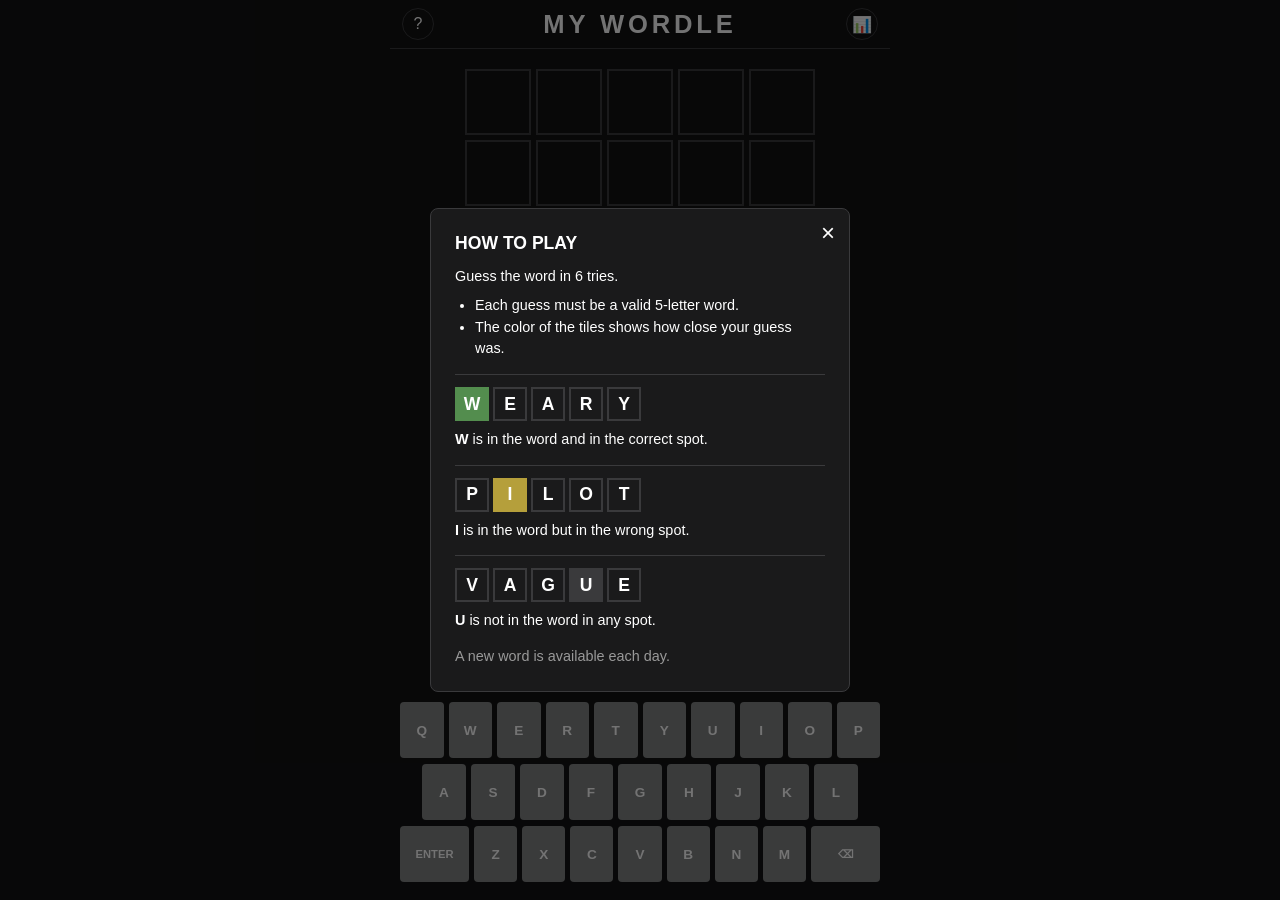
<file: index.html>
<!DOCTYPE html>
<html lang="en">
<head>
  <meta charset="UTF-8">
  <meta name="viewport" content="width=device-width, initial-scale=1.0, maximum-scale=1.0, user-scalable=no">
  <title>My Wordle</title>
  <link rel="stylesheet" href="css/style.css">
</head>
<body>
  <header>
    <button class="icon-btn" id="help-btn" aria-label="How to play">?</button>
    <h1>My Wordle</h1>
    <button class="icon-btn" id="stats-btn" aria-label="Statistics">&#128202;</button>
  </header>

  <main>
    <div id="board" aria-label="Game board"></div>
    <div id="toast-container"></div>
    <div id="keyboard" aria-label="Keyboard"></div>
  </main>

  <!-- How to play modal -->
  <div class="modal-overlay hidden" id="help-modal">
    <div class="modal">
      <button class="modal-close" data-close>&times;</button>
      <h2>How to play</h2>
      <p>Guess the word in 6 tries.</p>
      <ul>
        <li>Each guess must be a valid 5-letter word.</li>
        <li>The color of the tiles shows how close your guess was.</li>
      </ul>
      <div class="example">
        <div class="example-row">
          <div class="tile small correct">W</div>
          <div class="tile small">E</div>
          <div class="tile small">A</div>
          <div class="tile small">R</div>
          <div class="tile small">Y</div>
        </div>
        <p><strong>W</strong> is in the word and in the correct spot.</p>
      </div>
      <div class="example">
        <div class="example-row">
          <div class="tile small">P</div>
          <div class="tile small present">I</div>
          <div class="tile small">L</div>
          <div class="tile small">O</div>
          <div class="tile small">T</div>
        </div>
        <p><strong>I</strong> is in the word but in the wrong spot.</p>
      </div>
      <div class="example">
        <div class="example-row">
          <div class="tile small">V</div>
          <div class="tile small">A</div>
          <div class="tile small">G</div>
          <div class="tile small absent">U</div>
          <div class="tile small">E</div>
        </div>
        <p><strong>U</strong> is not in the word in any spot.</p>
      </div>
      <p class="muted">A new word is available each day.</p>
    </div>
  </div>

  <!-- Stats modal -->
  <div class="modal-overlay hidden" id="stats-modal">
    <div class="modal">
      <button class="modal-close" data-close>&times;</button>
      <h2>Statistics</h2>
      <div class="stats-grid">
        <div class="stat"><div class="stat-num" id="stat-played">0</div><div class="stat-label">Played</div></div>
        <div class="stat"><div class="stat-num" id="stat-winpct">0</div><div class="stat-label">Win %</div></div>
        <div class="stat"><div class="stat-num" id="stat-streak">0</div><div class="stat-label">Current Streak</div></div>
        <div class="stat"><div class="stat-num" id="stat-maxstreak">0</div><div class="stat-label">Max Streak</div></div>
      </div>
      <h3>Guess distribution</h3>
      <div id="distribution"></div>
      <button id="share-btn" class="share hidden">Share &#128203;</button>
    </div>
  </div>

  <script src="js/words.js"></script>
  <script src="js/daily-words.js"></script>
  <script src="js/game.js"></script>
</body>
</html>
</file>
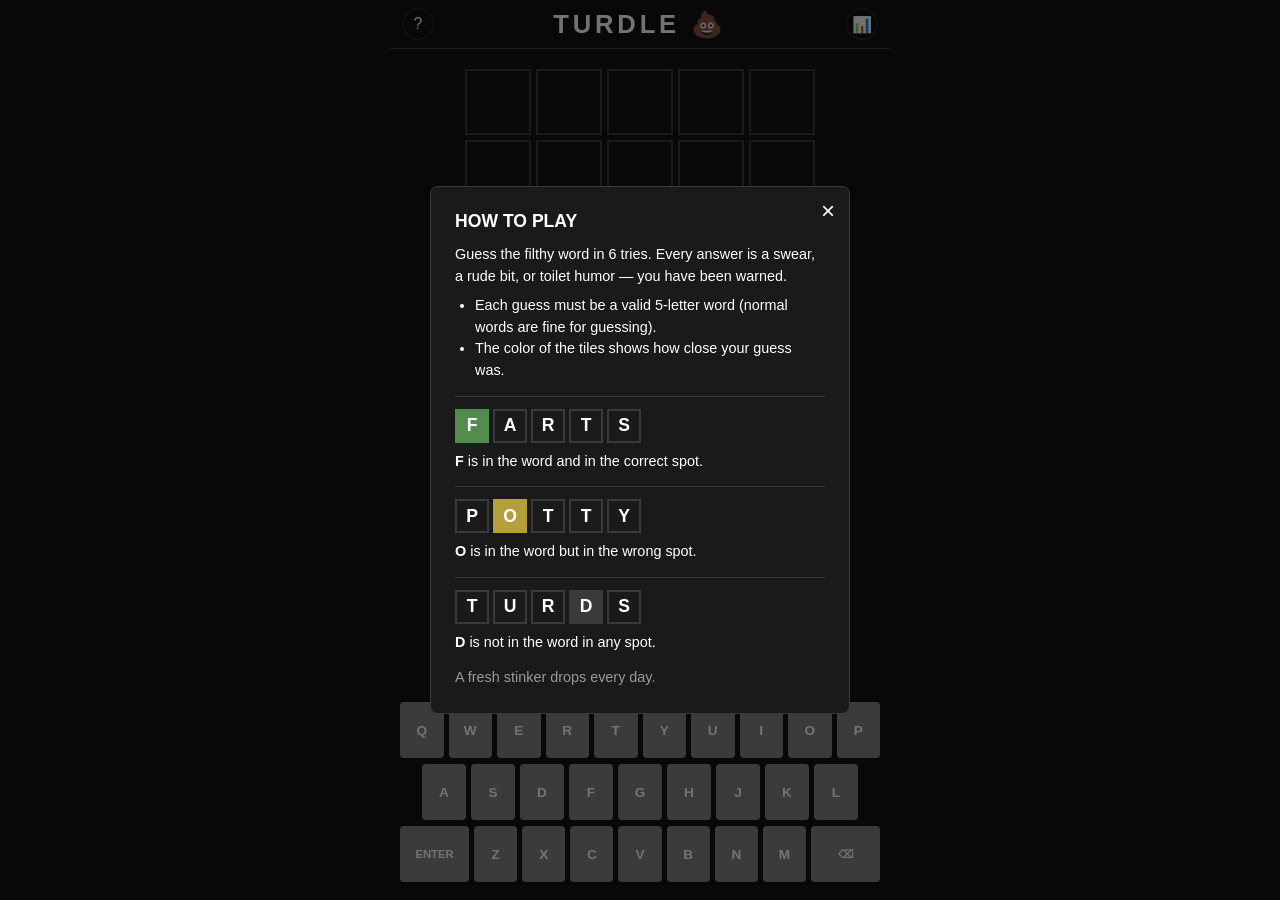
<file: potty/index.html>
<!DOCTYPE html>
<html lang="en">
<head>
  <meta charset="UTF-8">
  <meta name="viewport" content="width=device-width, initial-scale=1.0, maximum-scale=1.0, user-scalable=no">
  <title>Turdle</title>
  <link rel="stylesheet" href="../css/style.css">
</head>
<body>
  <header>
    <button class="icon-btn" id="help-btn" aria-label="How to play">?</button>
    <h1>Turdle &#128169;</h1>
    <button class="icon-btn" id="stats-btn" aria-label="Statistics">&#128202;</button>
  </header>

  <main>
    <div id="board" aria-label="Game board"></div>
    <div id="toast-container"></div>
    <div id="keyboard" aria-label="Keyboard"></div>
  </main>

  <!-- How to play modal -->
  <div class="modal-overlay hidden" id="help-modal">
    <div class="modal">
      <button class="modal-close" data-close>&times;</button>
      <h2>How to play</h2>
      <p>Guess the filthy word in 6 tries. Every answer is a swear, a rude bit, or toilet humor &mdash; you have been warned.</p>
      <ul>
        <li>Each guess must be a valid 5-letter word (normal words are fine for guessing).</li>
        <li>The color of the tiles shows how close your guess was.</li>
      </ul>
      <div class="example">
        <div class="example-row">
          <div class="tile small correct">F</div>
          <div class="tile small">A</div>
          <div class="tile small">R</div>
          <div class="tile small">T</div>
          <div class="tile small">S</div>
        </div>
        <p><strong>F</strong> is in the word and in the correct spot.</p>
      </div>
      <div class="example">
        <div class="example-row">
          <div class="tile small">P</div>
          <div class="tile small present">O</div>
          <div class="tile small">T</div>
          <div class="tile small">T</div>
          <div class="tile small">Y</div>
        </div>
        <p><strong>O</strong> is in the word but in the wrong spot.</p>
      </div>
      <div class="example">
        <div class="example-row">
          <div class="tile small">T</div>
          <div class="tile small">U</div>
          <div class="tile small">R</div>
          <div class="tile small absent">D</div>
          <div class="tile small">S</div>
        </div>
        <p><strong>D</strong> is not in the word in any spot.</p>
      </div>
      <p class="muted">A fresh stinker drops every day.</p>
    </div>
  </div>

  <!-- Stats modal -->
  <div class="modal-overlay hidden" id="stats-modal">
    <div class="modal">
      <button class="modal-close" data-close>&times;</button>
      <h2>Statistics</h2>
      <div class="stats-grid">
        <div class="stat"><div class="stat-num" id="stat-played">0</div><div class="stat-label">Played</div></div>
        <div class="stat"><div class="stat-num" id="stat-winpct">0</div><div class="stat-label">Win %</div></div>
        <div class="stat"><div class="stat-num" id="stat-streak">0</div><div class="stat-label">Current Streak</div></div>
        <div class="stat"><div class="stat-num" id="stat-maxstreak">0</div><div class="stat-label">Max Streak</div></div>
      </div>
      <h3>Guess distribution</h3>
      <div id="distribution"></div>
      <button id="share-btn" class="share hidden">Share &#128203;</button>
    </div>
  </div>

  <script src="../js/words.js"></script>
  <script src="words.js"></script>
  <script src="daily-words.js"></script>
  <script src="../js/game.js"></script>
</body>
</html>
</file>
<file: css/style.css>
:root {
  --bg: #121213;
  --text: #ffffff;
  --border: #3a3a3c;
  --border-active: #565758;
  --key-bg: #818384;
  --correct: #538d4e;
  --present: #b59f3b;
  --absent: #3a3a3c;
  --modal-bg: #1a1a1b;
}

* { margin: 0; padding: 0; box-sizing: border-box; }

html, body { height: 100%; }

body {
  background: var(--bg);
  color: var(--text);
  font-family: "Helvetica Neue", Arial, sans-serif;
  display: flex;
  flex-direction: column;
  align-items: center;
  overflow: hidden;
  touch-action: manipulation;
  -webkit-tap-highlight-color: transparent;
}

header {
  width: 100%;
  max-width: 500px;
  display: flex;
  justify-content: space-between;
  align-items: center;
  border-bottom: 1px solid var(--border);
  padding: 8px 12px;
}

h1 {
  font-size: 1.6rem;
  letter-spacing: 0.15em;
  text-transform: uppercase;
  font-weight: 800;
}

.icon-btn {
  background: none;
  border: 1px solid var(--border);
  border-radius: 50%;
  color: var(--text);
  width: 32px;
  height: 32px;
  font-size: 1rem;
  cursor: pointer;
}

main {
  flex: 1;
  width: 100%;
  max-width: 500px;
  display: flex;
  flex-direction: column;
  align-items: center;
  justify-content: space-between;
  padding: 10px;
  position: relative;
}

/* Board */
#board {
  display: grid;
  grid-template-rows: repeat(6, 1fr);
  gap: 5px;
  flex: 1;
  max-height: 420px;
  aspect-ratio: 5 / 6;
  margin: 10px 0;
}

.row {
  display: grid;
  grid-template-columns: repeat(5, 1fr);
  gap: 5px;
}

.tile {
  display: flex;
  align-items: center;
  justify-content: center;
  border: 2px solid var(--border);
  font-size: 2rem;
  font-weight: 700;
  text-transform: uppercase;
  user-select: none;
  transition: transform 0.1s;
}

.tile.filled { border-color: var(--border-active); animation: pop 0.1s; }
.tile.correct { background: var(--correct); border-color: var(--correct); }
.tile.present { background: var(--present); border-color: var(--present); }
.tile.absent  { background: var(--absent);  border-color: var(--absent); }

.tile.flip { animation: flip 0.5s ease forwards; }

@keyframes pop {
  50% { transform: scale(1.12); }
}

@keyframes flip {
  0%   { transform: rotateX(0); }
  50%  { transform: rotateX(90deg); }
  100% { transform: rotateX(0); }
}

.row.shake { animation: shake 0.5s; }

@keyframes shake {
  10%, 90% { transform: translateX(-2px); }
  20%, 80% { transform: translateX(4px); }
  30%, 70% { transform: translateX(-6px); }
  40%, 60% { transform: translateX(6px); }
  50%      { transform: translateX(-4px); }
}

.row.bounce .tile { animation: bounce 0.6s; }
.row.bounce .tile:nth-child(2) { animation-delay: 0.1s; }
.row.bounce .tile:nth-child(3) { animation-delay: 0.2s; }
.row.bounce .tile:nth-child(4) { animation-delay: 0.3s; }
.row.bounce .tile:nth-child(5) { animation-delay: 0.4s; }

@keyframes bounce {
  0%, 100% { transform: translateY(0); }
  40%      { transform: translateY(-18px); }
}

/* Keyboard */
#keyboard {
  width: 100%;
  display: flex;
  flex-direction: column;
  gap: 6px;
  padding-bottom: 8px;
}

.kb-row {
  display: flex;
  justify-content: center;
  gap: 5px;
}

.key {
  flex: 1;
  max-width: 44px;
  height: 56px;
  border: none;
  border-radius: 4px;
  background: var(--key-bg);
  color: var(--text);
  font-size: 0.85rem;
  font-weight: 700;
  text-transform: uppercase;
  cursor: pointer;
  display: flex;
  align-items: center;
  justify-content: center;
  touch-action: manipulation;
  user-select: none;
  -webkit-user-select: none;
}

.key.wide { max-width: 70px; flex: 1.6; font-size: 0.7rem; }
.key.correct { background: var(--correct); }
.key.present { background: var(--present); }
.key.absent  { background: var(--absent); }
.key:active  { opacity: 0.7; }

/* Toast */
#toast-container {
  position: absolute;
  top: 40px;
  left: 50%;
  transform: translateX(-50%);
  display: flex;
  flex-direction: column;
  gap: 8px;
  align-items: center;
  z-index: 20;
  pointer-events: none;
}

.toast {
  background: var(--text);
  color: var(--bg);
  font-weight: 700;
  padding: 10px 16px;
  border-radius: 6px;
  animation: fadeout 0.3s 1.4s forwards;
}

.toast.sticky { animation: none; }

@keyframes fadeout {
  to { opacity: 0; }
}

/* Modals */
.modal-overlay {
  position: fixed;
  inset: 0;
  background: rgba(0, 0, 0, 0.55);
  display: flex;
  align-items: center;
  justify-content: center;
  z-index: 30;
}

.modal-overlay.hidden { display: none; }

.modal {
  background: var(--modal-bg);
  border: 1px solid var(--border);
  border-radius: 8px;
  max-width: 420px;
  width: calc(100% - 32px);
  max-height: 85vh;
  overflow-y: auto;
  padding: 24px;
  position: relative;
}

.modal h2 { margin-bottom: 12px; text-transform: uppercase; font-size: 1.1rem; }
.modal h3 { margin: 16px 0 8px; text-transform: uppercase; font-size: 0.95rem; }
.modal p, .modal li { font-size: 0.9rem; line-height: 1.5; }
.modal ul { padding-left: 20px; margin: 8px 0; }
.modal .muted { color: #999; margin-top: 12px; }

.modal-close {
  position: absolute;
  top: 10px;
  right: 14px;
  background: none;
  border: none;
  color: var(--text);
  font-size: 1.5rem;
  cursor: pointer;
}

.example { margin: 14px 0; border-top: 1px solid var(--border); padding-top: 12px; }
.example-row { display: flex; gap: 4px; margin-bottom: 8px; }

.tile.small {
  width: 34px;
  height: 34px;
  font-size: 1.1rem;
}

/* Stats */
.stats-grid {
  display: flex;
  justify-content: space-around;
  margin: 12px 0;
}

.stat { text-align: center; }
.stat-num { font-size: 2rem; font-weight: 700; }
.stat-label { font-size: 0.7rem; color: #bbb; }

#distribution { display: flex; flex-direction: column; gap: 4px; }

.dist-row { display: flex; align-items: center; gap: 6px; font-size: 0.85rem; }

.dist-bar {
  background: var(--absent);
  color: var(--text);
  font-weight: 700;
  text-align: right;
  padding: 2px 6px;
  min-width: 20px;
  border-radius: 2px;
}

.dist-bar.highlight { background: var(--correct); }

.share {
  display: block;
  margin: 18px auto 0;
  background: var(--correct);
  color: var(--text);
  border: none;
  border-radius: 4px;
  padding: 12px 28px;
  font-size: 1rem;
  font-weight: 700;
  cursor: pointer;
}

.share.hidden { display: none; }

@media (max-height: 700px) {
  .tile { font-size: 1.5rem; }
  .key { height: 48px; }
}
</file>
